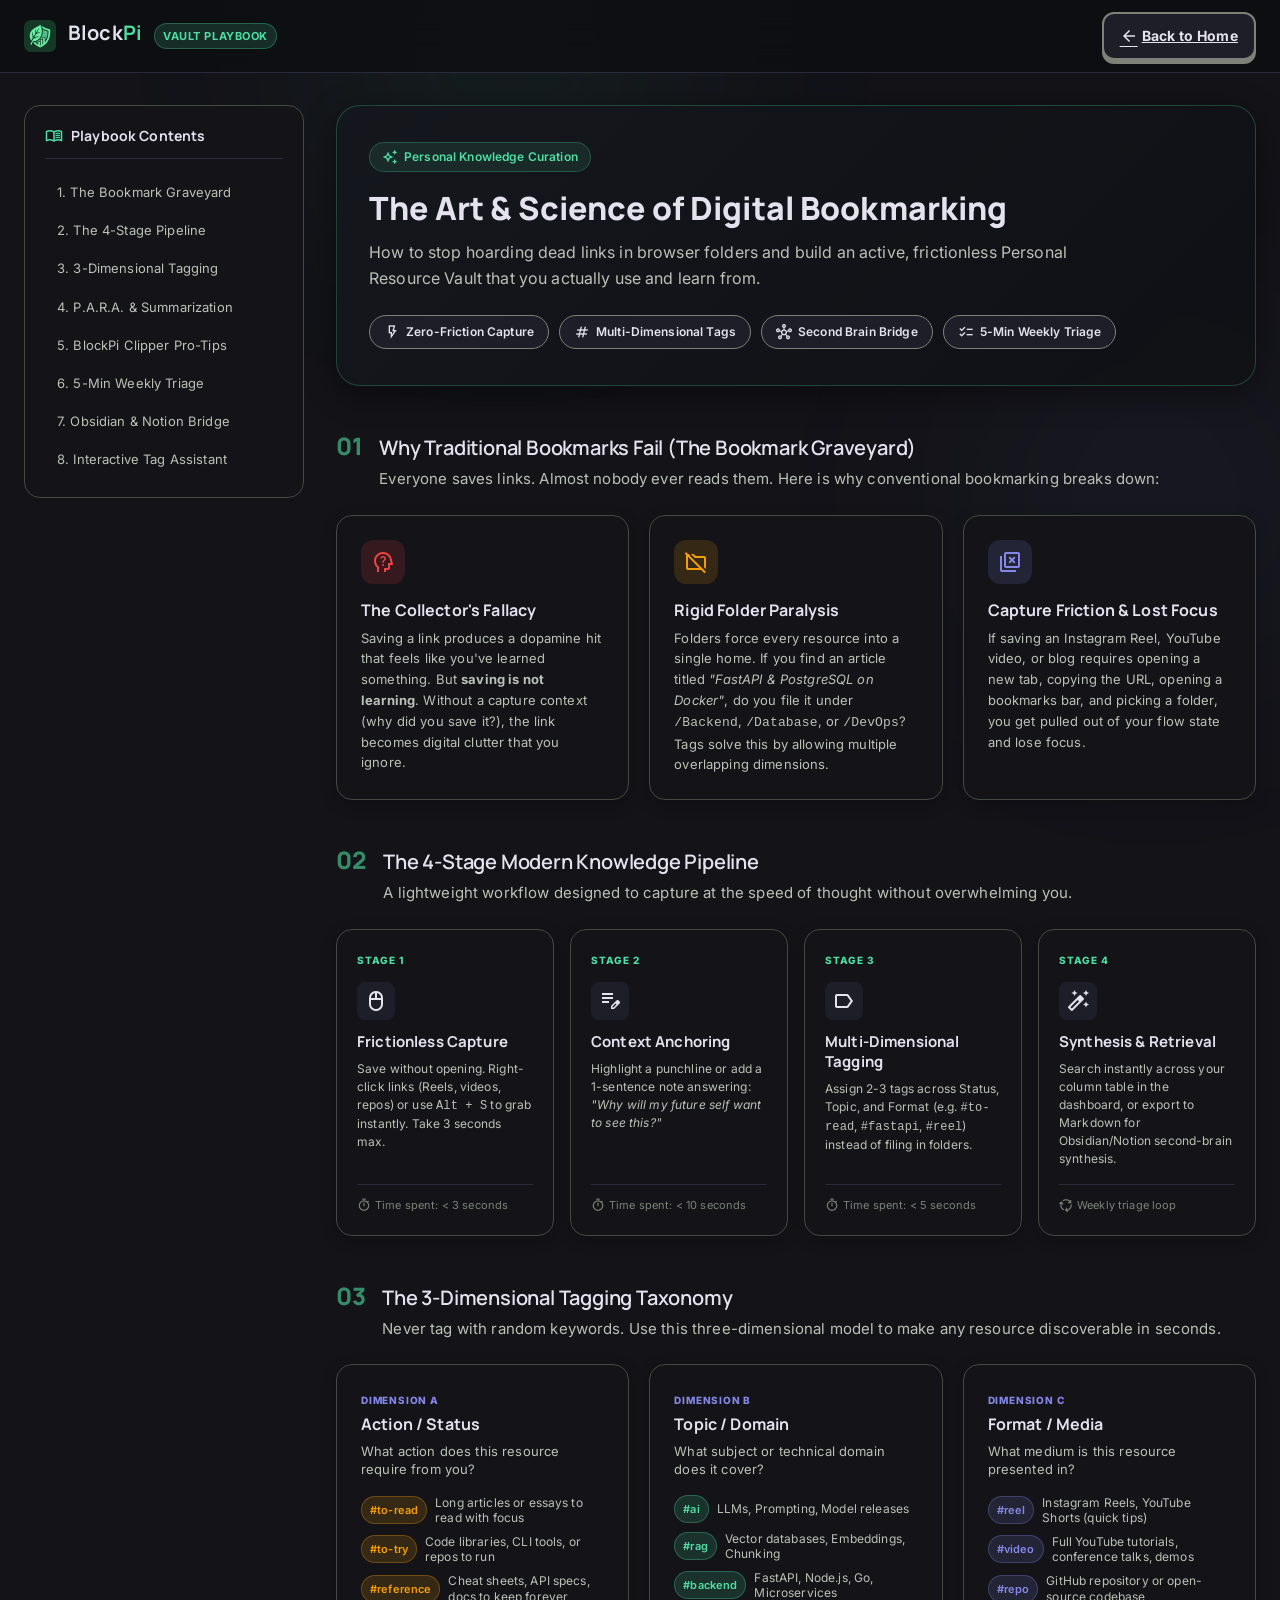
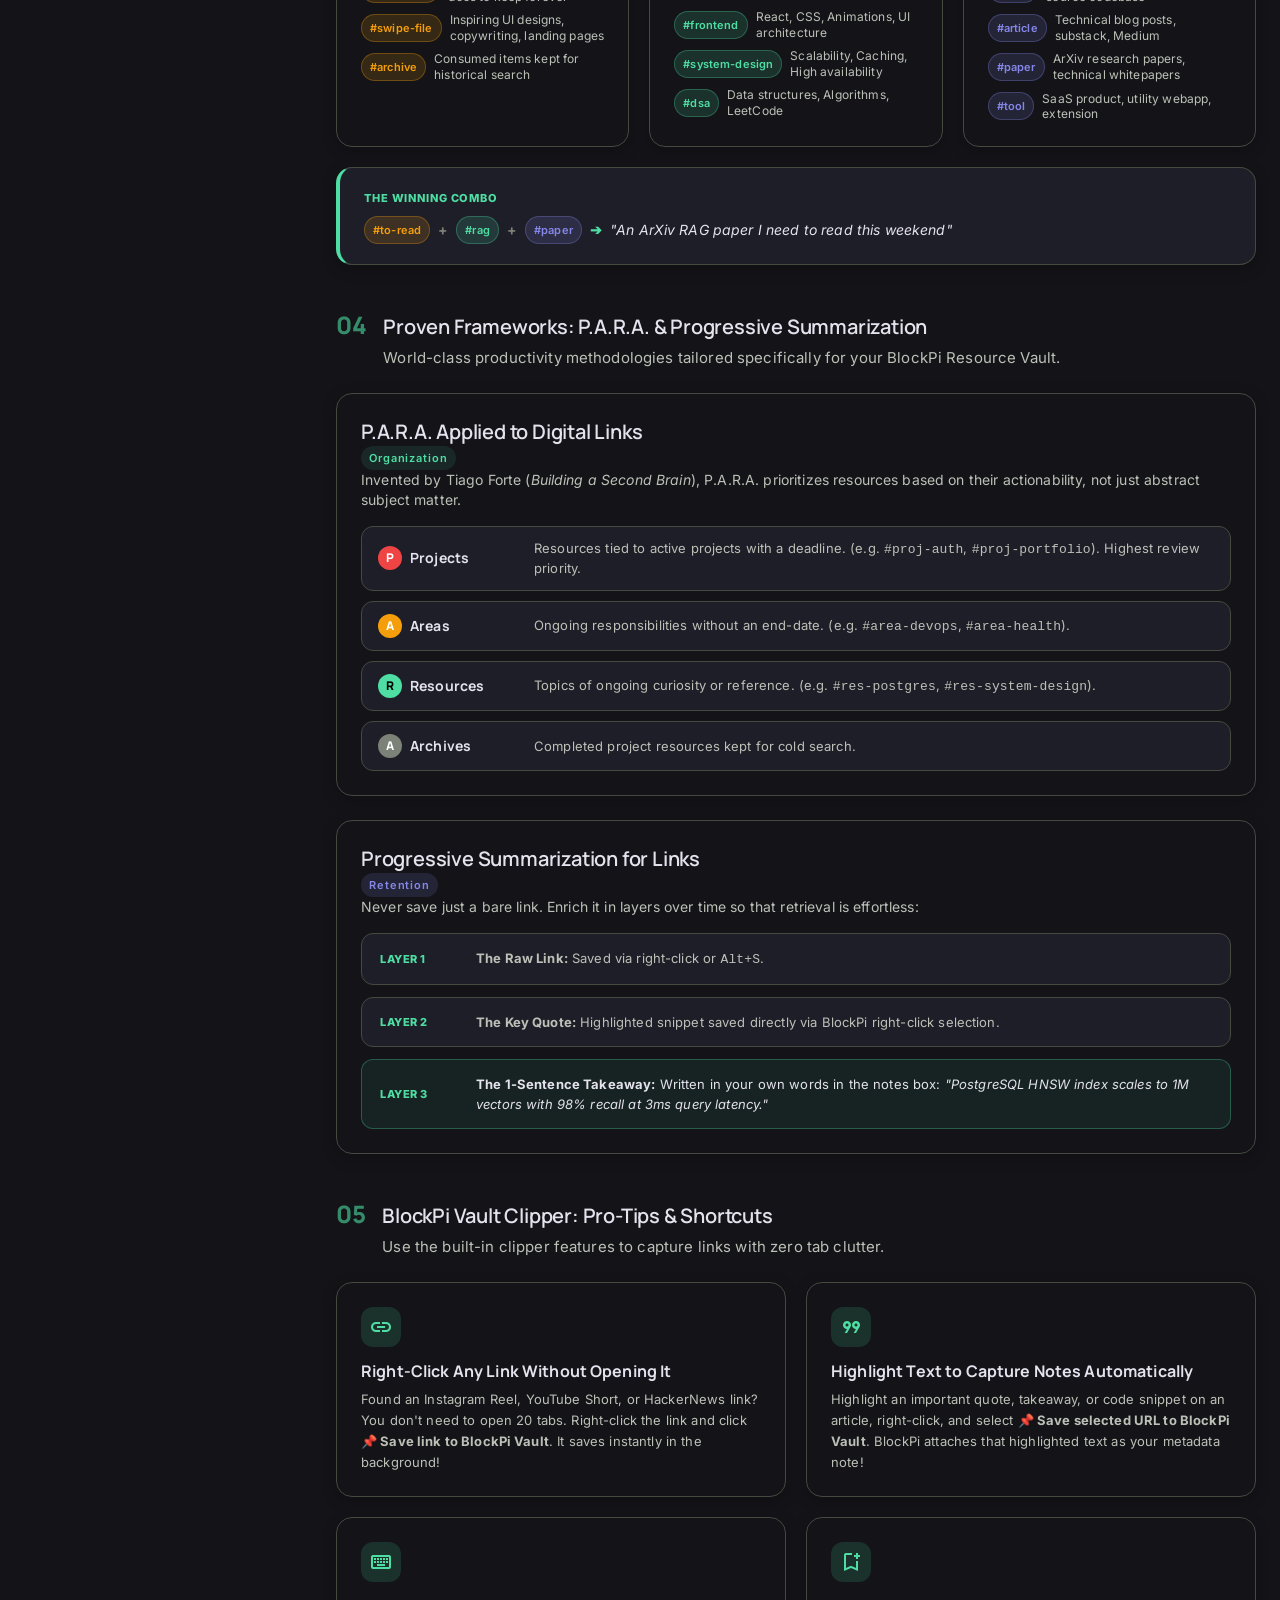
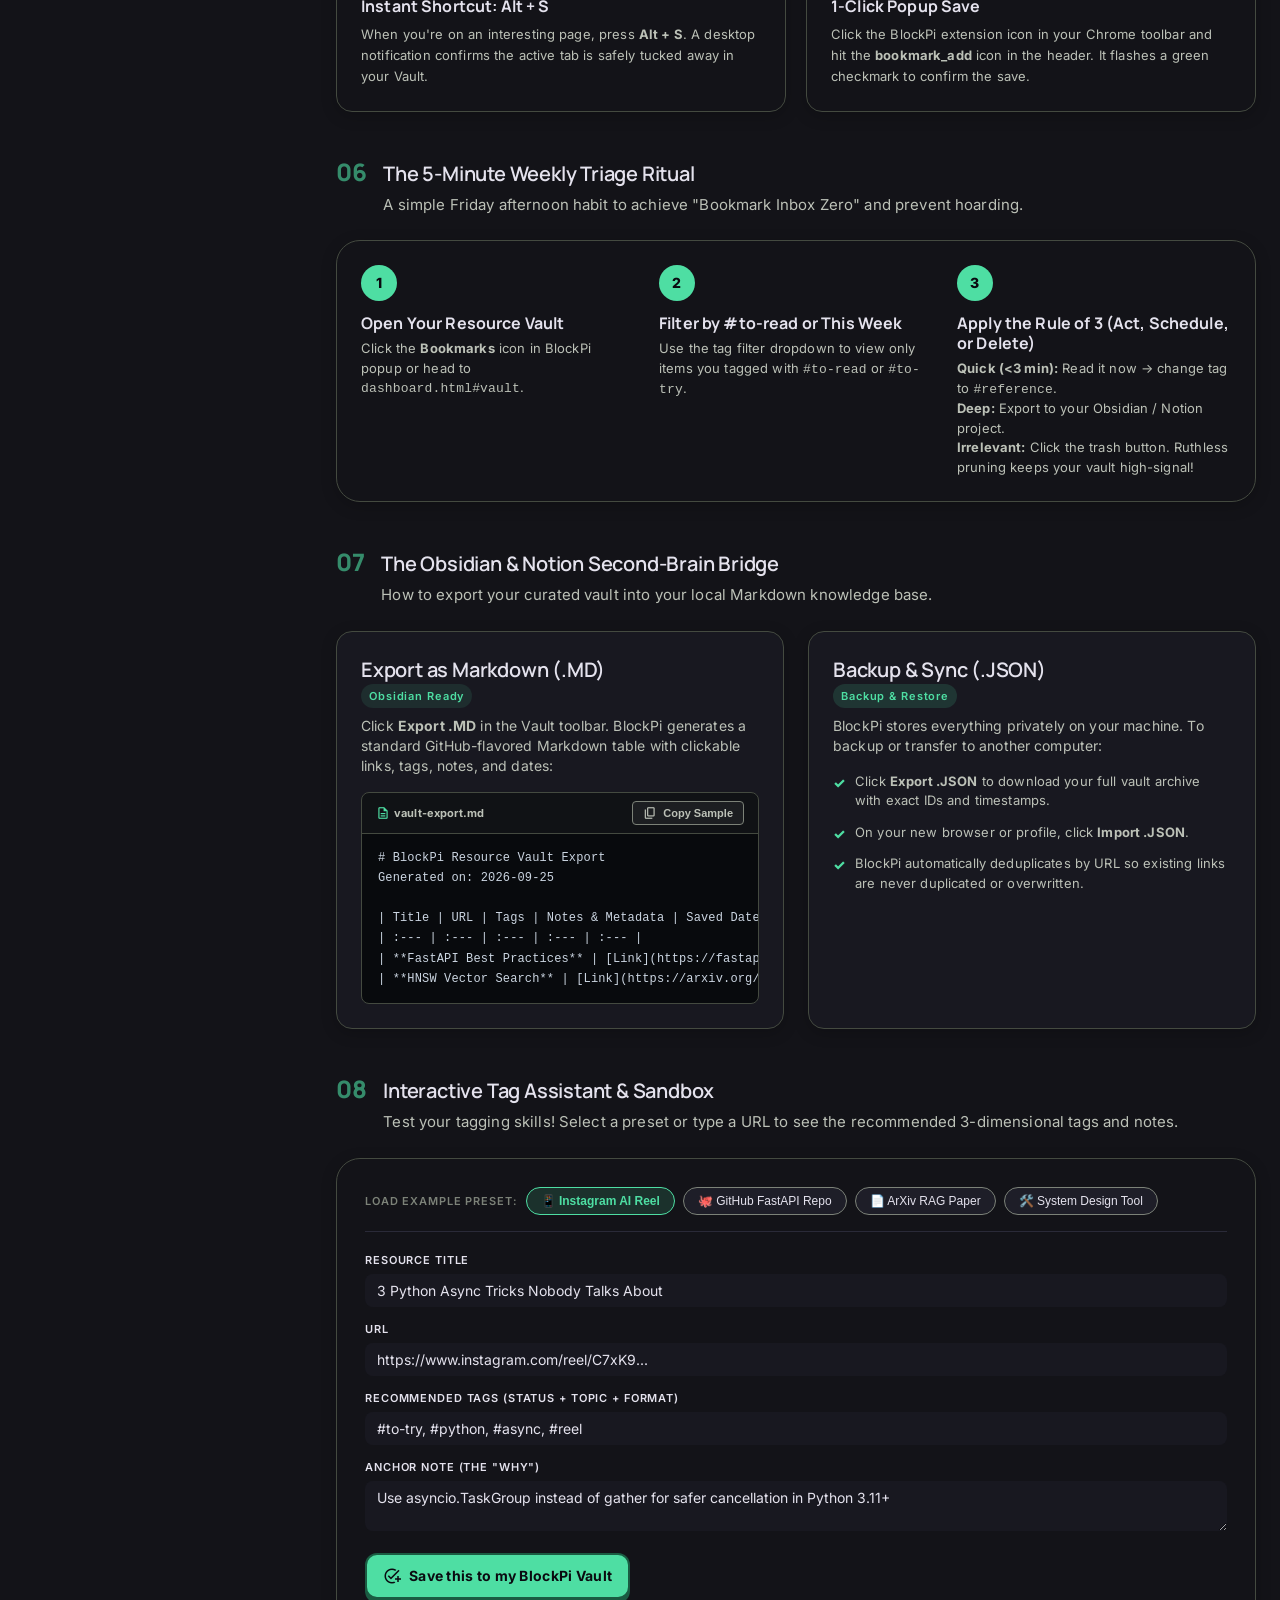
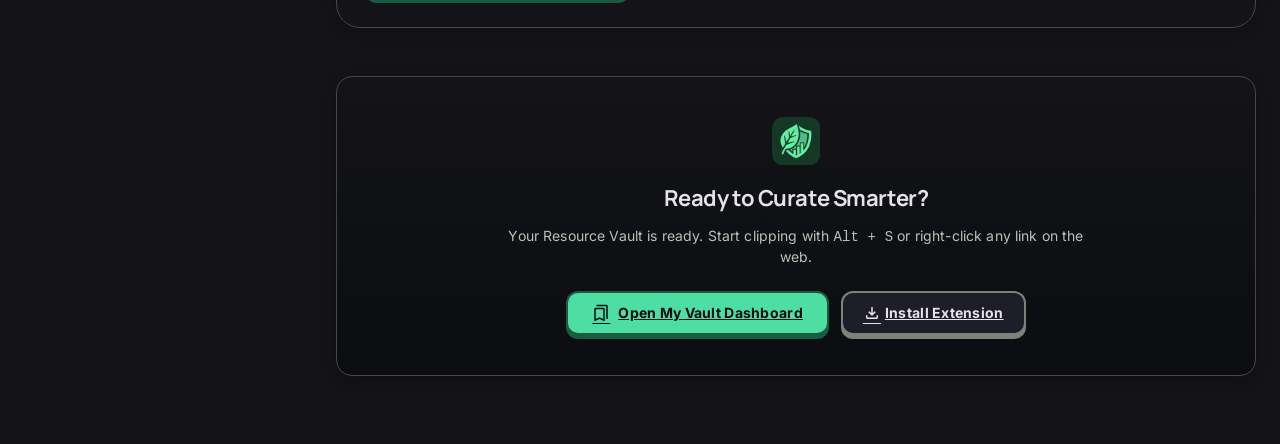
<file: playbook/index.html>
<!DOCTYPE html>
<html lang="en">
<head>
  <meta charset="utf-8" />
  <meta name="viewport" content="width=device-width, initial-scale=1.0" />
  <title>Resource Vault Playbook & Guide — BlockPi</title>
  <link rel="icon" type="image/webp" href="../assets/images/icon128.webp" />
  <link rel="preconnect" href="https://fonts.googleapis.com">
  <link rel="preconnect" href="https://fonts.gstatic.com" crossorigin>
  <link href="https://fonts.googleapis.com/css2?family=Fira+Code:wght@400;500;600&family=Inter:wght@400;500;600;700&family=Manrope:wght@600;700;800&family=Material+Symbols+Outlined:opsz,wght,FILL,GRAD@20..48,100..700,0..1,-50..200&display=swap" rel="stylesheet">
  <link rel="stylesheet" href="shared.css" />
  <link rel="stylesheet" href="guide.css" />
  <script defer src="https://cloud.umami.is/script.js" data-website-id="4c2bf85d-8e5a-41c9-9310-b9693fc7922f"></script>
</head>
<body class="guide-body">
  <div class="ambient-glow top-glow"></div>
  <div class="ambient-glow right-glow"></div>

  <!-- Header -->
  <header class="guide-header">
    <div class="guide-header-container">
      <div class="guide-brand">
        <img src="../assets/images/icon128.webp" width="32" height="32" alt="BlockPi" class="brand-icon" />
        <div>
          <span class="brand-name">Block<span style="color:var(--primary)">Pi</span></span>
          <span class="brand-badge">Vault Playbook</span>
        </div>
      </div>
      <div class="guide-header-actions">
        <a href="../index.html" class="btn-surface t-button" id="btn-back-home" data-umami-event="Playbook Back Home">
          <span class="material-symbols-outlined" style="font-size:18px;">arrow_back</span>
          Back to Home
        </a>
      </div>
    </div>
  </header>

  <!-- Main Container -->
  <div class="guide-container">
    <!-- Sidebar Navigation -->
    <aside class="guide-toc">
      <div class="toc-card">
        <div class="toc-title">
          <span class="material-symbols-outlined" style="font-size:18px; color:var(--primary);">menu_book</span>
          Playbook Contents
        </div>
        <nav class="toc-nav">
          <a href="#problem" class="toc-link active">1. The Bookmark Graveyard</a>
          <a href="#pipeline" class="toc-link">2. The 4-Stage Pipeline</a>
          <a href="#tagging-matrix" class="toc-link">3. 3-Dimensional Tagging</a>
          <a href="#frameworks" class="toc-link">4. P.A.R.A. & Summarization</a>
          <a href="#shortcuts" class="toc-link">5. BlockPi Clipper Pro-Tips</a>
          <a href="#weekly-review" class="toc-link">6. 5-Min Weekly Triage</a>
          <a href="#second-brain" class="toc-link">7. Obsidian & Notion Bridge</a>
          <a href="#sandbox" class="toc-link">8. Interactive Tag Assistant</a>
        </nav>
      </div>
    </aside>

    <!-- Main Content -->
    <main class="guide-content">

      <!-- Hero Section -->
      <section class="hero-section card card-2xl">
        <div class="hero-badge">
          <span class="material-symbols-outlined" style="font-size:16px;">auto_awesome</span>
          Personal Knowledge Curation
        </div>
        <h1 class="hero-title">The Art & Science of Digital Bookmarking</h1>
        <p class="hero-subtitle">
          How to stop hoarding dead links in browser folders and build an active, frictionless Personal Resource Vault that you actually use and learn from.
        </p>
        <div class="hero-tags">
          <span class="hero-pill"><span class="material-symbols-outlined" style="font-size:16px;">flash_on</span> Zero-Friction Capture</span>
          <span class="hero-pill"><span class="material-symbols-outlined" style="font-size:16px;">tag</span> Multi-Dimensional Tags</span>
          <span class="hero-pill"><span class="material-symbols-outlined" style="font-size:16px;">hub</span> Second Brain Bridge</span>
          <span class="hero-pill"><span class="material-symbols-outlined" style="font-size:16px;">checklist</span> 5-Min Weekly Triage</span>
        </div>
      </section>

      <!-- Section 1: The Problem -->
      <section id="problem" class="guide-section">
        <div class="section-header">
          <span class="section-num">01</span>
          <div>
            <h2 class="t-h2 section-heading">Why Traditional Bookmarks Fail (The Bookmark Graveyard)</h2>
            <p class="section-desc">Everyone saves links. Almost nobody ever reads them. Here is why conventional bookmarking breaks down:</p>
          </div>
        </div>

        <div class="problem-grid">
          <div class="problem-card card">
            <div class="problem-icon" style="background:rgba(239, 68, 68, 0.15); color:#ef4444;">
              <span class="material-symbols-outlined">psychology_alt</span>
            </div>
            <h3 class="problem-title">The Collector's Fallacy</h3>
            <p class="problem-text">
              Saving a link produces a dopamine hit that feels like you've learned something. But <strong>saving is not learning</strong>. Without a capture context (why did you save it?), the link becomes digital clutter that you ignore.
            </p>
          </div>

          <div class="problem-card card">
            <div class="problem-icon" style="background:rgba(245, 158, 11, 0.15); color:#f59e0b;">
              <span class="material-symbols-outlined">folder_off</span>
            </div>
            <h3 class="problem-title">Rigid Folder Paralysis</h3>
            <p class="problem-text">
              Folders force every resource into a single home. If you find an article titled <em>"FastAPI & PostgreSQL on Docker"</em>, do you file it under <code>/Backend</code>, <code>/Database</code>, or <code>/DevOps</code>? Tags solve this by allowing multiple overlapping dimensions.
            </p>
          </div>

          <div class="problem-card card">
            <div class="problem-icon" style="background:rgba(133, 135, 232, 0.15); color:var(--secondary);">
              <span class="material-symbols-outlined">tab_close</span>
            </div>
            <h3 class="problem-title">Capture Friction & Lost Focus</h3>
            <p class="problem-text">
              If saving an Instagram Reel, YouTube video, or blog requires opening a new tab, copying the URL, opening a bookmarks bar, and picking a folder, you get pulled out of your flow state and lose focus.
            </p>
          </div>
        </div>
      </section>

      <!-- Section 2: 4-Stage Pipeline -->
      <section id="pipeline" class="guide-section">
        <div class="section-header">
          <span class="section-num">02</span>
          <div>
            <h2 class="t-h2 section-heading">The 4-Stage Modern Knowledge Pipeline</h2>
            <p class="section-desc">A lightweight workflow designed to capture at the speed of thought without overwhelming you.</p>
          </div>
        </div>

        <div class="pipeline-steps">
          <div class="step-card card">
            <div class="step-badge">STAGE 1</div>
            <div class="step-icon"><span class="material-symbols-outlined">mouse</span></div>
            <h3 class="step-title">Frictionless Capture</h3>
            <p class="step-text">Save without opening. Right-click links (Reels, videos, repos) or use <code>Alt + S</code> to grab instantly. Take 3 seconds max.</p>
            <div class="step-subtext"><span class="material-symbols-outlined" style="font-size:14px;">timer</span> Time spent: &lt; 3 seconds</div>
          </div>

          <div class="step-card card">
            <div class="step-badge">STAGE 2</div>
            <div class="step-icon"><span class="material-symbols-outlined">edit_note</span></div>
            <h3 class="step-title">Context Anchoring</h3>
            <p class="step-text">Highlight a punchline or add a 1-sentence note answering: <em>"Why will my future self want to see this?"</em></p>
            <div class="step-subtext"><span class="material-symbols-outlined" style="font-size:14px;">timer</span> Time spent: &lt; 10 seconds</div>
          </div>

          <div class="step-card card">
            <div class="step-badge">STAGE 3</div>
            <div class="step-icon"><span class="material-symbols-outlined">label</span></div>
            <h3 class="step-title">Multi-Dimensional Tagging</h3>
            <p class="step-text">Assign 2-3 tags across Status, Topic, and Format (e.g. <code>#to-read</code>, <code>#fastapi</code>, <code>#reel</code>) instead of filing in folders.</p>
            <div class="step-subtext"><span class="material-symbols-outlined" style="font-size:14px;">timer</span> Time spent: &lt; 5 seconds</div>
          </div>

          <div class="step-card card">
            <div class="step-badge">STAGE 4</div>
            <div class="step-icon"><span class="material-symbols-outlined">auto_fix_high</span></div>
            <h3 class="step-title">Synthesis & Retrieval</h3>
            <p class="step-text">Search instantly across your column table in the dashboard, or export to Markdown for Obsidian/Notion second-brain synthesis.</p>
            <div class="step-subtext"><span class="material-symbols-outlined" style="font-size:14px;">cycle</span> Weekly triage loop</div>
          </div>
        </div>
      </section>

      <!-- Section 3: Tagging Matrix -->
      <section id="tagging-matrix" class="guide-section">
        <div class="section-header">
          <span class="section-num">03</span>
          <div>
            <h2 class="t-h2 section-heading">The 3-Dimensional Tagging Taxonomy</h2>
            <p class="section-desc">Never tag with random keywords. Use this three-dimensional model to make any resource discoverable in seconds.</p>
          </div>
        </div>

        <div class="matrix-grid">
          <div class="matrix-card card">
            <div class="matrix-header">
              <span class="matrix-dim">DIMENSION A</span>
              <h3 class="matrix-title">Action / Status</h3>
            </div>
            <p class="matrix-desc">What action does this resource require from you?</p>
            <div class="tag-list">
              <div class="tag-item"><span class="tag-pill tag-status">#to-read</span> <span class="tag-desc">Long articles or essays to read with focus</span></div>
              <div class="tag-item"><span class="tag-pill tag-status">#to-try</span> <span class="tag-desc">Code libraries, CLI tools, or repos to run</span></div>
              <div class="tag-item"><span class="tag-pill tag-status">#reference</span> <span class="tag-desc">Cheat sheets, API specs, docs to keep forever</span></div>
              <div class="tag-item"><span class="tag-pill tag-status">#swipe-file</span> <span class="tag-desc">Inspiring UI designs, copywriting, landing pages</span></div>
              <div class="tag-item"><span class="tag-pill tag-status">#archive</span> <span class="tag-desc">Consumed items kept for historical search</span></div>
            </div>
          </div>

          <div class="matrix-card card">
            <div class="matrix-header">
              <span class="matrix-dim">DIMENSION B</span>
              <h3 class="matrix-title">Topic / Domain</h3>
            </div>
            <p class="matrix-desc">What subject or technical domain does it cover?</p>
            <div class="tag-list">
              <div class="tag-item"><span class="tag-pill tag-topic">#ai</span> <span class="tag-desc">LLMs, Prompting, Model releases</span></div>
              <div class="tag-item"><span class="tag-pill tag-topic">#rag</span> <span class="tag-desc">Vector databases, Embeddings, Chunking</span></div>
              <div class="tag-item"><span class="tag-pill tag-topic">#backend</span> <span class="tag-desc">FastAPI, Node.js, Go, Microservices</span></div>
              <div class="tag-item"><span class="tag-pill tag-topic">#frontend</span> <span class="tag-desc">React, CSS, Animations, UI architecture</span></div>
              <div class="tag-item"><span class="tag-pill tag-topic">#system-design</span> <span class="tag-desc">Scalability, Caching, High availability</span></div>
              <div class="tag-item"><span class="tag-pill tag-topic">#dsa</span> <span class="tag-desc">Data structures, Algorithms, LeetCode</span></div>
            </div>
          </div>

          <div class="matrix-card card">
            <div class="matrix-header">
              <span class="matrix-dim">DIMENSION C</span>
              <h3 class="matrix-title">Format / Media</h3>
            </div>
            <p class="matrix-desc">What medium is this resource presented in?</p>
            <div class="tag-list">
              <div class="tag-item"><span class="tag-pill tag-format">#reel</span> <span class="tag-desc">Instagram Reels, YouTube Shorts (quick tips)</span></div>
              <div class="tag-item"><span class="tag-pill tag-format">#video</span> <span class="tag-desc">Full YouTube tutorials, conference talks, demos</span></div>
              <div class="tag-item"><span class="tag-pill tag-format">#repo</span> <span class="tag-desc">GitHub repository or open-source codebase</span></div>
              <div class="tag-item"><span class="tag-pill tag-format">#article</span> <span class="tag-desc">Technical blog posts, substack, Medium</span></div>
              <div class="tag-item"><span class="tag-pill tag-format">#paper</span> <span class="tag-desc">ArXiv research papers, technical whitepapers</span></div>
              <div class="tag-item"><span class="tag-pill tag-format">#tool</span> <span class="tag-desc">SaaS product, utility webapp, extension</span></div>
            </div>
          </div>
        </div>

        <div class="formula-box card">
          <div class="formula-label">THE WINNING COMBO</div>
          <div class="formula-eq">
            <span class="tag-pill tag-status">#to-read</span>
            <span class="formula-op">+</span>
            <span class="tag-pill tag-topic">#rag</span>
            <span class="formula-op">+</span>
            <span class="tag-pill tag-format">#paper</span>
            <span class="formula-arrow">➔</span>
            <span class="formula-result">"An ArXiv RAG paper I need to read this weekend"</span>
          </div>
        </div>
      </section>

      <!-- Section 4: Frameworks -->
      <section id="frameworks" class="guide-section">
        <div class="section-header">
          <span class="section-num">04</span>
          <div>
            <h2 class="t-h2 section-heading">Proven Frameworks: P.A.R.A. & Progressive Summarization</h2>
            <p class="section-desc">World-class productivity methodologies tailored specifically for your BlockPi Resource Vault.</p>
          </div>
        </div>

        <div class="framework-cards">
          <div class="framework-card card">
            <div class="card-title-row">
              <h3 class="t-h2">P.A.R.A. Applied to Digital Links</h3>
              <span class="badge badge-primary">Organization</span>
            </div>
            <p class="t-body-md" style="color:var(--on-surface-variant); margin-bottom:var(--sp-md);">
              Invented by Tiago Forte (<em>Building a Second Brain</em>), P.A.R.A. prioritizes resources based on their actionability, not just abstract subject matter.
            </p>
            <div class="para-table">
              <div class="para-row">
                <div class="para-col-key"><span class="para-badge p">P</span> Projects</div>
                <div class="para-col-val">Resources tied to active projects with a deadline. (e.g. <code>#proj-auth</code>, <code>#proj-portfolio</code>). Highest review priority.</div>
              </div>
              <div class="para-row">
                <div class="para-col-key"><span class="para-badge a">A</span> Areas</div>
                <div class="para-col-val">Ongoing responsibilities without an end-date. (e.g. <code>#area-devops</code>, <code>#area-health</code>).</div>
              </div>
              <div class="para-row">
                <div class="para-col-key"><span class="para-badge r">R</span> Resources</div>
                <div class="para-col-val">Topics of ongoing curiosity or reference. (e.g. <code>#res-postgres</code>, <code>#res-system-design</code>).</div>
              </div>
              <div class="para-row">
                <div class="para-col-key"><span class="para-badge ar">A</span> Archives</div>
                <div class="para-col-val">Completed project resources kept for cold search.</div>
              </div>
            </div>
          </div>

          <div class="framework-card card">
            <div class="card-title-row">
              <h3 class="t-h2">Progressive Summarization for Links</h3>
              <span class="badge" style="background:rgba(133,135,232,0.15); color:var(--secondary);">Retention</span>
            </div>
            <p class="t-body-md" style="color:var(--on-surface-variant); margin-bottom:var(--sp-md);">
              Never save just a bare link. Enrich it in layers over time so that retrieval is effortless:
            </p>
            <div class="summary-layers">
              <div class="summary-layer">
                <span class="layer-num">Layer 1</span>
                <div>
                  <strong>The Raw Link:</strong> Saved via right-click or <code>Alt+S</code>.
                </div>
              </div>
              <div class="summary-layer">
                <span class="layer-num">Layer 2</span>
                <div>
                  <strong>The Key Quote:</strong> Highlighted snippet saved directly via BlockPi right-click selection.
                </div>
              </div>
              <div class="summary-layer highlight">
                <span class="layer-num">Layer 3</span>
                <div>
                  <strong>The 1-Sentence Takeaway:</strong> Written in your own words in the notes box: <em>"PostgreSQL HNSW index scales to 1M vectors with 98% recall at 3ms query latency."</em>
                </div>
              </div>
            </div>
          </div>
        </div>
      </section>

      <!-- Section 5: Clipper Pro-Tips -->
      <section id="shortcuts" class="guide-section">
        <div class="section-header">
          <span class="section-num">05</span>
          <div>
            <h2 class="t-h2 section-heading">BlockPi Vault Clipper: Pro-Tips & Shortcuts</h2>
            <p class="section-desc">Use the built-in clipper features to capture links with zero tab clutter.</p>
          </div>
        </div>

        <div class="tips-grid">
          <div class="tip-card card">
            <div class="tip-icon"><span class="material-symbols-outlined">link</span></div>
            <h3 class="tip-title">Right-Click Any Link Without Opening It</h3>
            <p class="tip-body">
              Found an Instagram Reel, YouTube Short, or HackerNews link? You don't need to open 20 tabs. Right-click the link and click <strong>📌 Save link to BlockPi Vault</strong>. It saves instantly in the background!
            </p>
          </div>

          <div class="tip-card card">
            <div class="tip-icon"><span class="material-symbols-outlined">format_quote</span></div>
            <h3 class="tip-title">Highlight Text to Capture Notes Automatically</h3>
            <p class="tip-body">
              Highlight an important quote, takeaway, or code snippet on an article, right-click, and select <strong>📌 Save selected URL to BlockPi Vault</strong>. BlockPi attaches that highlighted text as your metadata note!
            </p>
          </div>

          <div class="tip-card card">
            <div class="tip-icon"><span class="material-symbols-outlined">keyboard</span></div>
            <h3 class="tip-title">Instant Shortcut: Alt + S</h3>
            <p class="tip-body">
              When you're on an interesting page, press <strong>Alt + S</strong>. A desktop notification confirms the active tab is safely tucked away in your Vault.
            </p>
          </div>

          <div class="tip-card card">
            <div class="tip-icon"><span class="material-symbols-outlined">bookmark_add</span></div>
            <h3 class="tip-title">1-Click Popup Save</h3>
            <p class="tip-body">
              Click the BlockPi extension icon in your Chrome toolbar and hit the <strong>bookmark_add</strong> icon in the header. It flashes a green checkmark to confirm the save.
            </p>
          </div>
        </div>
      </section>

      <!-- Section 6: Weekly Review -->
      <section id="weekly-review" class="guide-section">
        <div class="section-header">
          <span class="section-num">06</span>
          <div>
            <h2 class="t-h2 section-heading">The 5-Minute Weekly Triage Ritual</h2>
            <p class="section-desc">A simple Friday afternoon habit to achieve "Bookmark Inbox Zero" and prevent hoarding.</p>
          </div>
        </div>

        <div class="review-card card card-2xl">
          <div class="review-steps">
            <div class="review-step">
              <div class="step-circle">1</div>
              <div class="review-text">
                <h4>Open Your Resource Vault</h4>
                <p>Click the <strong>Bookmarks</strong> icon in BlockPi popup or head to <code>dashboard.html#vault</code>.</p>
              </div>
            </div>
            <div class="review-step">
              <div class="step-circle">2</div>
              <div class="review-text">
                <h4>Filter by #to-read or This Week</h4>
                <p>Use the tag filter dropdown to view only items you tagged with <code>#to-read</code> or <code>#to-try</code>.</p>
              </div>
            </div>
            <div class="review-step">
              <div class="step-circle">3</div>
              <div class="review-text">
                <h4>Apply the Rule of 3 (Act, Schedule, or Delete)</h4>
                <p>
                  <strong>Quick (&lt;3 min):</strong> Read it now → change tag to <code>#reference</code>.<br/>
                  <strong>Deep:</strong> Export to your Obsidian / Notion project.<br/>
                  <strong>Irrelevant:</strong> Click the trash button. Ruthless pruning keeps your vault high-signal!
                </p>
              </div>
            </div>
          </div>
        </div>
      </section>

      <!-- Section 7: Second Brain -->
      <section id="second-brain" class="guide-section">
        <div class="section-header">
          <span class="section-num">07</span>
          <div>
            <h2 class="t-h2 section-heading">The Obsidian & Notion Second-Brain Bridge</h2>
            <p class="section-desc">How to export your curated vault into your local Markdown knowledge base.</p>
          </div>
        </div>

        <div class="second-brain-grid">
          <div class="brain-card card">
            <div class="card-title-row">
              <h3 class="t-h2">Export as Markdown (.MD)</h3>
              <span class="badge badge-primary">Obsidian Ready</span>
            </div>
            <p class="t-body-md" style="color:var(--on-surface-variant); margin-top:var(--sp-xs);">
              Click <strong>Export .MD</strong> in the Vault toolbar. BlockPi generates a standard GitHub-flavored Markdown table with clickable links, tags, notes, and dates:
            </p>
            <div class="code-block-wrapper">
              <div class="code-block-header">
                <span class="code-lang">
                  <span class="material-symbols-outlined" style="font-size:14px; color:var(--primary); vertical-align:middle; margin-right:4px;">description</span>
                  vault-export.md
                </span>
                <button id="btn-copy-md-sample" class="btn-copy-code" title="Copy sample markdown to clipboard">
                  <span class="material-symbols-outlined icon-copy" style="font-size:14px;">content_copy</span>
                  <span class="btn-copy-text">Copy Sample</span>
                </button>
              </div>
              <pre class="code-block"><code id="sample-md-code"># BlockPi Resource Vault Export
Generated on: 2026-09-25

| Title | URL | Tags | Notes & Metadata | Saved Date |
| :--- | :--- | :--- | :--- | :--- |
| **FastAPI Best Practices** | [Link](https://fastapi.tiangolo.com) | &#96;#backend&#96; &#96;#fastapi&#96; | Use async db sessions | 2026-09-25 |
| **HNSW Vector Search** | [Link](https://arxiv.org/abs/...) | &#96;#ai&#96; &#96;#rag&#96; &#96;#paper&#96; | Sub-5ms recall | 2026-09-25 |</code></pre>
            </div>
          </div>

          <div class="brain-card card">
            <div class="card-title-row">
              <h3 class="t-h2">Backup & Sync (.JSON)</h3>
              <span class="badge" style="background:rgba(78,222,163,0.15); color:var(--primary);">Backup & Restore</span>
            </div>
            <p class="t-body-md" style="color:var(--on-surface-variant); margin-top:var(--sp-xs);">
              BlockPi stores everything privately on your machine. To backup or transfer to another computer:
            </p>
            <ul class="guide-checklist">
              <li>Click <strong>Export .JSON</strong> to download your full vault archive with exact IDs and timestamps.</li>
              <li>On your new browser or profile, click <strong>Import .JSON</strong>.</li>
              <li>BlockPi automatically deduplicates by URL so existing links are never duplicated or overwritten.</li>
            </ul>
          </div>
        </div>
      </section>

      <!-- Section 8: Interactive Sandbox -->
      <section id="sandbox" class="guide-section">
        <div class="section-header">
          <span class="section-num">08</span>
          <div>
            <h2 class="t-h2 section-heading">Interactive Tag Assistant & Sandbox</h2>
            <p class="section-desc">Test your tagging skills! Select a preset or type a URL to see the recommended 3-dimensional tags and notes.</p>
          </div>
        </div>

        <div class="sandbox-card card card-2xl">
          <div class="sandbox-presets">
            <span class="t-label" style="color:var(--outline);">Load Example Preset:</span>
            <button class="btn-preset active" data-preset="reel">📱 Instagram AI Reel</button>
            <button class="btn-preset" data-preset="repo">🐙 GitHub FastAPI Repo</button>
            <button class="btn-preset" data-preset="paper">📄 ArXiv RAG Paper</button>
            <button class="btn-preset" data-preset="tool">🛠️ System Design Tool</button>
          </div>

          <div class="sandbox-form">
            <div class="sandbox-field">
              <label class="t-label">Resource Title</label>
              <input type="text" id="sb-title" class="input" value="3 Python Async Tricks Nobody Talks About" />
            </div>
            <div class="sandbox-field">
              <label class="t-label">URL</label>
              <input type="text" id="sb-url" class="input" value="https://www.instagram.com/reel/C7xK9..." />
            </div>
            <div class="sandbox-field">
              <label class="t-label">Recommended Tags (Status + Topic + Format)</label>
              <input type="text" id="sb-tags" class="input" value="#to-try, #python, #async, #reel" />
            </div>
            <div class="sandbox-field">
              <label class="t-label">Anchor Note (The "Why")</label>
              <textarea id="sb-notes" class="input" rows="2">Use asyncio.TaskGroup instead of gather for safer cancellation in Python 3.11+</textarea>
            </div>
            <div class="sandbox-actions">
              <button id="btn-sandbox-save" class="btn-primary" data-umami-event="Playbook Sandbox Save">
                <span class="material-symbols-outlined" style="font-size:18px;">add_task</span>
                Save this to my BlockPi Vault
              </button>
              <span id="sandbox-feedback" class="t-label" style="color:var(--primary); display:none;">
                ✓ Added to your Vault!
              </span>
            </div>
          </div>
        </div>
      </section>

      <!-- Footer CTA -->
      <footer class="guide-footer card">
        <div style="text-align:center; max-width:600px; margin:0 auto;">
          <img src="../assets/images/icon128.webp" width="48" height="48" alt="BlockPi" style="margin-bottom:var(--sp-sm)" />
          <h2 class="t-h1" style="color:var(--on-surface); font-size:22px;">Ready to Curate Smarter?</h2>
          <p class="t-body-md" style="color:var(--on-surface-variant); margin:var(--sp-sm) 0 var(--sp-lg);">
            Your Resource Vault is ready. Start clipping with <code>Alt + S</code> or right-click any link on the web.
          </p>
          <div style="display:flex; justify-content:center; align-items:center; gap:12px; flex-wrap:wrap;">
            <a href="../index.html#vault" id="btn-open-vault" class="btn-primary" style="padding:10px 24px;" data-umami-event="Playbook Open Vault Click">
              <span class="material-symbols-outlined" style="font-size:18px;">bookmarks</span>
              Open My Vault Dashboard
            </a>
            <a href="../index.html#install" class="btn-surface" style="padding:10px 20px;" data-umami-event="Playbook Install Click">
              <span class="material-symbols-outlined" style="font-size:18px;">download</span>
              Install Extension
            </a>
          </div>
          <div id="vault-access-hint" style="display:none; margin-top:20px; padding:16px 20px; background:rgba(16,185,129,0.08); border:1px solid rgba(16,185,129,0.25); border-radius:12px; text-align:left; max-width:520px; margin-left:auto; margin-right:auto;">
            <div style="display:flex; align-items:center; gap:8px; margin-bottom:8px; font-weight:600; color:var(--primary); font-size:14px;">
              <span class="material-symbols-outlined" style="font-size:20px;">lightbulb</span>
              <span>How to open your Vault in Chrome</span>
            </div>
            <p style="font-size:13px; color:var(--on-surface-variant); margin:0 0 8px 0; line-height:1.5;">
              BlockPi is a 100% private, local Chrome Extension. You can access your Vault anytime:
            </p>
            <ul style="font-size:13px; color:var(--on-surface); margin:0 0 10px 0; padding-left:20px; line-height:1.6;">
              <li>Click the <strong>BlockPi icon</strong> in your browser toolbar &rarr; select <strong>Vault Dashboard</strong>.</li>
              <li>Or press <kbd style="background:var(--surface-variant); padding:2px 6px; border-radius:4px; font-family:var(--font-mono); font-size:12px;">Alt + S</kbd> on any page to clip links directly.</li>
            </ul>
            <p style="font-size:12px; color:var(--on-surface-variant); margin:0;">
              Don't have BlockPi installed yet? Click <a href="../index.html#install" style="color:var(--primary); text-decoration:underline;" data-umami-event="Playbook Install Hint Click">Install Extension</a> to get started in 30 seconds.
            </p>
          </div>
        </div>
      </footer>

    </main>
  </div>

  <script src="guide.js" type="module"></script>
</body>
</html>
</file>
<file: playbook/shared.css>
/* ════════════════════════════════════════════════════
   BlockPi — Shared Design System (Stitch Dark Theme)
   Serene Productivity · Sage Green + Indigo · Dark Mode
   ════════════════════════════════════════════════════ */

/* Fonts loaded via Google Fonts CDN in HTML head */

.material-symbols-outlined {
  font-family: 'Material Symbols Outlined';
  font-weight: normal;
  font-style: normal;
  font-size: 24px;
  line-height: 1;
  letter-spacing: normal;
  text-transform: none;
  display: inline-block;
  white-space: nowrap;
  word-wrap: normal;
  direction: ltr;
}

/* ── Color Tokens ─────────────────────────────────── */
:root {
  /* Surfaces (dark) */
  --background: #0e0e14;
  --surface: #131318;
  --surface-dim: #0e0e14;
  --surface-bright: #2a2a38;
  --surface-container-lowest: #131318;
  --surface-container-low: #181820;
  --surface-container: #1e1e28;
  --surface-container-high: #252530;
  --surface-container-highest: #303040;
  --surface-variant: #2a2a38;

  /* On-Surface (text on dark) */
  --on-surface: #e4e2ed;
  --on-surface-variant: #bcc1b7;
  --on-background: #e4e2ed;
  --inverse-surface: #e4e2ed;
  --inverse-on-surface: #1a1b22;

  /* Primary — Mint Emerald */
  --primary: #4EDEA3;
  --on-primary: #ffffff;
  --primary-container: #1a5c42;
  --on-primary-container: #b8f5dc;
  --primary-fixed: #d4f7e8;
  --primary-fixed-dim: #4EDEA3;
  --on-primary-fixed: #d4f7e8;
  --on-primary-fixed-variant: #1a5c42;
  --inverse-primary: #145238;
  --surface-tint: #3ab88a;

  /* Secondary — Indigo */
  --secondary: #8587e8;
  --on-secondary: #ffffff;
  --secondary-container: #3a3d9e;
  --on-secondary-container: #c0c1ff;
  --secondary-fixed: #2a2a6e;
  --secondary-fixed-dim: #8587e8;

  /* Tertiary — Rose */
  --tertiary: #d88aa8;
  --on-tertiary: #ffffff;
  --tertiary-container: #815166;
  --on-tertiary-container: #ffcde0;

  /* Error */
  --error: #ffb4ab;
  --on-error: #ffffff;
  --error-container: #93000a;
  --on-error-container: #ffdad6;

  /* Outline */
  --outline: #7c8278;
  --outline-variant: #444a40;

  /* Status */
  --status-good: #4EDEA3;
  --status-warn: #f59e0b;
  --status-danger: #ffb4ab;

  /* Spacing (4px baseline) */
  --sp-base: 4px;
  --sp-xs: 8px;
  --sp-sm: 12px;
  --sp-md: 16px;
  --sp-lg: 24px;
  --sp-xl: 32px;
  --sp-container: 20px;
  --sp-card: 16px;

  /* Radius */
  --r-sm: 4px;
  --r-md: 8px;
  --r-lg: 12px;
  --r-xl: 16px;
  --r-2xl: 24px;
  --r-full: 9999px;

  /* Shadows (deep for dark) */
  --shadow-sm: 0 2px 8px rgba(0, 0, 0, 0.15);
  --shadow-md: 0 4px 16px rgba(0, 0, 0, 0.2);
  --shadow-lg: 0 8px 32px rgba(0, 0, 0, 0.3);
  --shadow-xl: 0 16px 48px rgba(0, 0, 0, 0.4);
  --shadow-accent: 0 4px 16px rgba(78, 222, 163, 0.25);

  /* Transitions */
  --ease-out: cubic-bezier(0.16, 1, 0.3, 1);
  --t-fast: 0.15s ease;
  --t-normal: 0.2s ease;
  --t-spring: 0.5s cubic-bezier(0.16, 1, 0.3, 1);
}

/* ── Global Reset ─────────────────────────────────── */
*,
*::before,
*::after {
  margin: 0;
  padding: 0;
  box-sizing: border-box;
}

body {
  font-family: 'Inter', -apple-system, BlinkMacSystemFont, 'Segoe UI', sans-serif;
  font-size: 14px;
  line-height: 20px;
  letter-spacing: 0.01em;
  color: var(--on-background);
  background: var(--background);
  -webkit-font-smoothing: antialiased;
  -moz-osx-font-smoothing: grayscale;
}

/* ── Typography ───────────────────────────────────── */
.t-h1 {
  font-family: 'Manrope', sans-serif;
  font-size: 24px;
  line-height: 32px;
  font-weight: 700;
  letter-spacing: -0.02em;
}

.t-h2 {
  font-family: 'Manrope', sans-serif;
  font-size: 20px;
  line-height: 28px;
  font-weight: 600;
  letter-spacing: -0.01em;
}

.t-body-lg {
  font-family: 'Inter', sans-serif;
  font-size: 16px;
  line-height: 24px;
  letter-spacing: 0.01em;
}

.t-body-md {
  font-family: 'Inter', sans-serif;
  font-size: 14px;
  line-height: 20px;
  letter-spacing: 0.01em;
}

.t-label {
  font-family: 'Inter', sans-serif;
  font-size: 11px;
  line-height: 16px;
  font-weight: 600;
  letter-spacing: 0.08em;
  text-transform: uppercase;
}

.t-button {
  font-family: 'Inter', sans-serif;
  font-size: 14px;
  line-height: 20px;
  font-weight: 500;
  letter-spacing: 0.02em;
}

/* ── Material Symbols extras ─────────────────────── */
.material-symbols-outlined {
  font-variation-settings: 'FILL' 0, 'wght' 400, 'GRAD' 0, 'opsz' 24;
  vertical-align: middle;
}

.material-symbols-outlined.fill {
  font-variation-settings: 'FILL' 1, 'wght' 400, 'GRAD' 0, 'opsz' 24;
}

/* ── Card ─────────────────────────────────────────── */
.card {
  background: var(--surface-container-lowest);
  border: 1px solid var(--outline-variant);
  border-radius: var(--r-xl);
  padding: var(--sp-lg);
  box-shadow: var(--shadow-md);
}

.card-2xl {
  border-radius: var(--r-2xl);
}

/* ── Buttons ──────────────────────────────────────── */
.btn-primary {
  display: inline-flex;
  align-items: center;
  justify-content: center;
  gap: var(--sp-xs);
  background: var(--primary);
  color: #0a0a10;
  font-family: 'Inter', sans-serif;
  font-size: 14px;
  font-weight: 700;
  letter-spacing: 0.02em;
  padding: var(--sp-sm) var(--sp-md);
  border-radius: var(--r-lg);
  border: 2px solid var(--primary-container);
  cursor: pointer;
  transition: all 0.2s ease;
  box-shadow: 0px 4px 0px 0px var(--primary-container);
}

.btn-primary:hover {
  background: var(--primary-fixed-dim);
  transform: translateY(2px);
  box-shadow: 0px 2px 0px 0px var(--primary-container);
}

.btn-ghost {
  display: inline-flex;
  align-items: center;
  justify-content: center;
  gap: var(--sp-xs);
  background: var(--surface-container-lowest);
  color: var(--secondary);
  font-family: 'Inter', sans-serif;
  font-size: 14px;
  font-weight: 700;
  letter-spacing: 0.02em;
  padding: var(--sp-sm) var(--sp-md);
  border-radius: var(--r-lg);
  border: 2px solid var(--secondary);
  cursor: pointer;
  transition: all 0.2s ease;
  box-shadow: 0px 4px 0px 0px var(--secondary);
}

.btn-ghost:hover {
  background: rgba(133, 135, 232, 0.08);
  transform: translateY(2px);
  box-shadow: 0px 2px 0px 0px var(--secondary);
}

.btn-surface {
  display: inline-flex;
  align-items: center;
  justify-content: center;
  gap: var(--sp-base);
  background: var(--surface-container);
  color: var(--on-surface);
  font-family: 'Inter', sans-serif;
  font-size: 14px;
  font-weight: 700;
  letter-spacing: 0.02em;
  padding: var(--sp-sm) var(--sp-md);
  border-radius: var(--r-lg);
  border: 2px solid var(--outline);
  cursor: pointer;
  transition: all 0.2s ease;
  box-shadow: 0px 4px 0px 0px var(--outline);
}

.btn-surface:hover {
  background: var(--surface-container-high);
  transform: translateY(2px);
  box-shadow: 0px 2px 0px 0px var(--outline);
}

.btn-danger-outline {
  display: inline-flex;
  align-items: center;
  gap: var(--sp-base);
  background: var(--surface-container-lowest);
  color: var(--error);
  font-family: 'Inter', sans-serif;
  font-size: 14px;
  font-weight: 700;
  padding: var(--sp-sm) var(--sp-md);
  border-radius: var(--r-lg);
  border: 2px solid var(--error);
  cursor: pointer;
  transition: all 0.2s ease;
  box-shadow: 0px 4px 0px 0px var(--error);
}

.btn-danger-outline:hover {
  background: rgba(147, 0, 10, 0.15);
  transform: translateY(2px);
  box-shadow: 0px 2px 0px 0px var(--error);
}

.btn-icon {
  width: 32px;
  height: 32px;
  border-radius: var(--r-full);
  display: flex;
  align-items: center;
  justify-content: center;
  background: none;
  border: none;
  color: var(--on-surface-variant);
  cursor: pointer;
  transition: var(--t-normal);
}

.btn-icon:hover {
  background: var(--surface-container);
  color: var(--primary);
}

.btn-icon-sm {
  padding: var(--sp-xs);
  border-radius: var(--r-md);
  display: flex;
  align-items: center;
  justify-content: center;
  background: none;
  border: none;
  color: var(--outline);
  cursor: pointer;
  transition: var(--t-normal);
}

.btn-icon-sm:hover {
  color: var(--primary);
  background: var(--surface-container);
}

.btn-icon-sm.danger:hover {
  color: var(--error);
  background: rgba(147, 0, 10, 0.15);
}

/* ── Toggle Switch ────────────────────────────────── */
.toggle {
  position: relative;
  width: 48px;
  height: 24px;
  cursor: pointer;
  flex-shrink: 0;
}

.toggle input {
  opacity: 0;
  width: 0;
  height: 0;
  position: absolute;
}

.toggle-track {
  position: absolute;
  inset: 0;
  background: var(--surface-container-high);
  border-radius: var(--r-full);
  transition: background 0.2s ease;
  display: flex;
  align-items: center;
  padding: 0 2px;
}

.toggle-thumb {
  width: 20px;
  height: 20px;
  border-radius: var(--r-full);
  background: var(--outline);
  box-shadow: 0 1px 3px rgba(0, 0, 0, 0.3);
  transition: transform 0.2s ease, background 0.2s ease;
}

.toggle input:checked+.toggle-track {
  background: var(--primary);
}

.toggle input:checked+.toggle-track .toggle-thumb {
  transform: translateX(24px);
  background: var(--surface);
}

/* ── Inputs ───────────────────────────────────────── */
.input {
  background: var(--surface-container-low);
  border: none;
  border-radius: var(--r-md);
  padding: 8px var(--sp-sm);
  font-family: 'Inter', sans-serif;
  font-size: 14px;
  color: var(--on-surface);
  outline: none;
  transition: box-shadow 0.2s ease;
}

.input::placeholder {
  color: var(--outline-variant);
}

.input:focus {
  box-shadow: 0 0 0 2px var(--primary-container);
}

.input-sm {
  width: 64px;
  text-align: center;
  background: var(--surface-container);
  border: none;
  border-radius: var(--r-md);
  padding: 6px var(--sp-xs);
  font-family: 'Inter', sans-serif;
  font-size: 16px;
  color: var(--on-surface);
  outline: none;
  transition: box-shadow 0.2s ease;
}

.input-sm:focus {
  box-shadow: 0 0 0 1px var(--primary);
}

/* Hide number arrows */
.input::-webkit-outer-spin-button,
.input::-webkit-inner-spin-button,
.input-sm::-webkit-outer-spin-button,
.input-sm::-webkit-inner-spin-button {
  -webkit-appearance: none;
  margin: 0;
}

.input[type=number],
.input-sm[type=number] {
  -moz-appearance: textfield;
}

/* ── Progress Bar ─────────────────────────────────── */
.progress-track {
  width: 100%;
  height: 6px;
  background: var(--surface-container-high);
  border-radius: var(--r-full);
  overflow: hidden;
}

.progress-track-thin {
  height: 4px;
}

.progress-fill {
  height: 100%;
  border-radius: var(--r-full);
  background: var(--primary);
  transition: width 0.5s ease;
}

.progress-fill.warn {
  background: var(--status-warn);
}

.progress-fill.danger {
  background: var(--error);
}

.progress-fill.inactive {
  background: var(--surface-container-highest);
}

/* ── Badge ────────────────────────────────────────── */
.badge {
  display: inline-flex;
  align-items: center;
  padding: 2px 8px;
  border-radius: var(--r-full);
  font-size: 11px;
  font-weight: 600;
  letter-spacing: 0.08em;
}

.badge-primary {
  background: rgba(78, 222, 163, 0.1);
  color: var(--primary);
}

.badge-error {
  background: rgba(255, 180, 171, 0.1);
  color: var(--error);
}

/* ── Scrollbar ────────────────────────────────────── */
::-webkit-scrollbar {
  width: 5px;
}

::-webkit-scrollbar-track {
  background: transparent;
}

::-webkit-scrollbar-thumb {
  background: var(--outline-variant);
  border-radius: 4px;
}

::-webkit-scrollbar-thumb:hover {
  background: var(--outline);
}

/* ── Animations ───────────────────────────────────── */
@keyframes fade-in {
  from {
    opacity: 0;
    transform: translateY(6px);
  }

  to {
    opacity: 1;
    transform: translateY(0);
  }
}

@keyframes card-in {
  from {
    opacity: 0;
    transform: scale(0.94) translateY(16px);
  }

  to {
    opacity: 1;
    transform: scale(1) translateY(0);
  }
}

@keyframes pulse-glow {

  0%,
  100% {
    transform: scale(1);
    opacity: 1;
  }

  50% {
    transform: scale(1.06);
    opacity: 0.85;
  }
}

@keyframes float-up {
  0% {
    opacity: 0;
    transform: translateY(0) scale(0.5);
  }

  10% {
    opacity: 1;
  }

  90% {
    opacity: 0.3;
  }

  100% {
    opacity: 0;
    transform: translateY(-100vh) scale(1);
  }
}

@keyframes toast-in {
  from {
    opacity: 0;
    transform: translateX(-50%) translateY(12px);
  }

  to {
    opacity: 1;
    transform: translateX(-50%) translateY(0);
  }
}

@keyframes modal-bg-in {
  from {
    opacity: 0;
  }

  to {
    opacity: 1;
  }
}

@keyframes modal-card-in {
  from {
    opacity: 0;
    transform: translateY(12px);
  }

  to {
    opacity: 1;
    transform: translateY(0);
  }
}

/* ── Utilities ────────────────────────────────────── */
.truncate {
  overflow: hidden;
  text-overflow: ellipsis;
  white-space: nowrap;
}

.sr-only {
  position: absolute;
  width: 1px;
  height: 1px;
  overflow: hidden;
  clip: rect(0, 0, 0, 0);
  border: 0;
}
</file>
<file: playbook/guide.css>
/* Guide Page Styling (Stitch Dark Theme) */
.guide-body {
  background-color: var(--surface);
  color: var(--on-surface);
  margin: 0;
  padding: 0;
  min-height: 100vh;
  font-family: 'Inter', sans-serif;
  overflow-x: hidden;
  position: relative;
}

/* Ambient glow */
.ambient-glow {
  position: fixed;
  border-radius: 50%;
  pointer-events: none;
  z-index: 0;
  filter: blur(120px);
}
.top-glow {
  top: -150px;
  left: 20%;
  width: 500px;
  height: 400px;
  background: radial-gradient(circle, rgba(78, 222, 163, 0.12), transparent 70%);
}
.right-glow {
  top: 30%;
  right: -100px;
  width: 450px;
  height: 450px;
  background: radial-gradient(circle, rgba(133, 135, 232, 0.1), transparent 70%);
}

/* Header */
.guide-header {
  position: sticky;
  top: 0;
  z-index: 100;
  background: rgba(13, 15, 18, 0.85);
  backdrop-filter: blur(16px);
  -webkit-backdrop-filter: blur(16px);
  border-bottom: 1px solid var(--surface-variant);
  padding: 12px 24px;
}
.guide-header-container {
  max-width: 1300px;
  margin: 0 auto;
  display: flex;
  align-items: center;
  justify-content: space-between;
}
.guide-brand {
  display: flex;
  align-items: center;
  gap: 12px;
}
.brand-name {
  font-family: 'Manrope', sans-serif;
  font-size: 20px;
  font-weight: 700;
  color: var(--on-surface);
}
.brand-badge {
  display: inline-block;
  font-size: 11px;
  text-transform: uppercase;
  font-weight: 700;
  letter-spacing: 0.05em;
  background: rgba(78, 222, 163, 0.15);
  color: var(--primary);
  padding: 2px 8px;
  border-radius: var(--r-full);
  margin-left: 8px;
  border: 1px solid rgba(78, 222, 163, 0.3);
}

/* Main Layout */
.guide-container {
  max-width: 1300px;
  margin: 0 auto;
  padding: 32px 24px 80px;
  display: flex;
  gap: 32px;
  position: relative;
  z-index: 1;
}

/* TOC */
.guide-toc {
  width: 280px;
  flex-shrink: 0;
}
.toc-card {
  position: sticky;
  top: 88px;
  background: var(--surface-container-lowest);
  border: 1px solid var(--outline-variant);
  border-radius: var(--r-xl);
  padding: 20px;
}
.toc-title {
  display: flex;
  align-items: center;
  gap: 8px;
  font-family: 'Manrope', sans-serif;
  font-weight: 700;
  font-size: 14px;
  color: var(--on-surface);
  margin-bottom: 16px;
  padding-bottom: 12px;
  border-bottom: 1px solid var(--surface-variant);
}
.toc-nav {
  display: flex;
  flex-direction: column;
  gap: 4px;
}
.toc-link {
  font-size: 13px;
  color: var(--on-surface-variant);
  text-decoration: none;
  padding: 8px 12px;
  border-radius: var(--r-md);
  transition: all 0.2s ease;
  line-height: 1.4;
}
.toc-link:hover {
  color: var(--on-surface);
  background: var(--surface-container);
}
.toc-link.active {
  color: var(--primary);
  background: rgba(78, 222, 163, 0.1);
  font-weight: 600;
  border-left: 3px solid var(--primary);
}

/* Content */
.guide-content {
  flex: 1;
  min-width: 0;
  display: flex;
  flex-direction: column;
  gap: 48px;
}

/* Hero */
.hero-section {
  padding: 36px 32px;
  background: linear-gradient(135deg, rgba(20, 23, 29, 0.95), rgba(15, 17, 21, 0.9));
  border: 1px solid rgba(78, 222, 163, 0.25);
  box-shadow: 0 8px 32px rgba(0, 0, 0, 0.4);
}
.hero-badge {
  display: inline-flex;
  align-items: center;
  gap: 6px;
  font-size: 12px;
  font-weight: 600;
  color: var(--primary);
  background: rgba(78, 222, 163, 0.1);
  border: 1px solid rgba(78, 222, 163, 0.25);
  padding: 4px 12px;
  border-radius: var(--r-full);
  margin-bottom: 16px;
}
.hero-title {
  font-family: 'Manrope', sans-serif;
  font-size: 32px;
  font-weight: 800;
  color: var(--on-surface);
  line-height: 1.25;
  margin: 0 0 12px;
}
.hero-subtitle {
  font-size: 16px;
  color: var(--on-surface-variant);
  line-height: 1.6;
  margin: 0 0 24px;
  max-width: 760px;
}
.hero-tags {
  display: flex;
  flex-wrap: wrap;
  gap: 10px;
}
.hero-pill {
  display: inline-flex;
  align-items: center;
  gap: 6px;
  font-size: 12px;
  font-weight: 600;
  background: var(--surface-container);
  color: var(--on-surface);
  border: 1px solid var(--outline);
  padding: 6px 14px;
  border-radius: var(--r-full);
}

/* Section Header */
.guide-section {
  scroll-margin-top: 96px;
}
.section-header {
  display: flex;
  align-items: flex-start;
  gap: 16px;
  margin-bottom: 24px;
}
.section-num {
  font-family: 'Manrope', sans-serif;
  font-size: 24px;
  font-weight: 800;
  color: var(--primary);
  opacity: 0.6;
  line-height: 1;
}
.section-heading {
  margin: 0 0 6px;
  color: var(--on-surface);
}
.section-desc {
  font-size: 15px;
  color: var(--on-surface-variant);
  margin: 0;
  line-height: 1.5;
}

/* Problem Grid */
.problem-grid {
  display: grid;
  grid-template-columns: repeat(3, 1fr);
  gap: 20px;
}
.problem-card {
  padding: 24px;
  display: flex;
  flex-direction: column;
}
.problem-icon {
  width: 44px;
  height: 44px;
  border-radius: var(--r-lg);
  display: flex;
  align-items: center;
  justify-content: center;
  margin-bottom: 16px;
}
.problem-title {
  font-family: 'Manrope', sans-serif;
  font-size: 16px;
  font-weight: 700;
  color: var(--on-surface);
  margin: 0 0 8px;
}
.problem-text {
  font-size: 13px;
  color: var(--on-surface-variant);
  line-height: 1.6;
  margin: 0;
  flex: 1;
}

/* Pipeline Steps */
.pipeline-steps {
  display: grid;
  grid-template-columns: repeat(4, 1fr);
  gap: 16px;
}
.step-card {
  padding: 20px;
  position: relative;
  display: flex;
  flex-direction: column;
}
.step-badge {
  font-size: 10px;
  font-weight: 800;
  letter-spacing: 0.08em;
  color: var(--primary);
  margin-bottom: 12px;
}
.step-icon {
  width: 38px;
  height: 38px;
  border-radius: var(--r-md);
  background: var(--surface-container);
  color: var(--on-surface);
  display: flex;
  align-items: center;
  justify-content: center;
  margin-bottom: 12px;
}
.step-title {
  font-family: 'Manrope', sans-serif;
  font-size: 15px;
  font-weight: 700;
  color: var(--on-surface);
  margin: 0 0 8px;
}
.step-text {
  font-size: 12px;
  color: var(--on-surface-variant);
  line-height: 1.5;
  margin: 0 0 16px;
  flex: 1;
}
.step-subtext {
  font-size: 11px;
  color: var(--outline);
  display: flex;
  align-items: center;
  gap: 4px;
  padding-top: 10px;
  border-top: 1px solid var(--surface-variant);
}

/* Matrix */
.matrix-grid {
  display: grid;
  grid-template-columns: repeat(3, 1fr);
  gap: 20px;
  margin-bottom: 20px;
}
.matrix-card {
  padding: 24px;
}
.matrix-header {
  margin-bottom: 8px;
}
.matrix-dim {
  font-size: 10px;
  font-weight: 800;
  letter-spacing: 0.08em;
  color: var(--secondary);
}
.matrix-title {
  font-family: 'Manrope', sans-serif;
  font-size: 16px;
  font-weight: 700;
  color: var(--on-surface);
  margin: 4px 0 0;
}
.matrix-desc {
  font-size: 13px;
  color: var(--on-surface-variant);
  margin: 0 0 16px;
  line-height: 1.4;
}
.tag-list {
  display: flex;
  flex-direction: column;
  gap: 8px;
}
.tag-item {
  display: flex;
  align-items: center;
  gap: 8px;
  font-size: 12px;
}
.tag-pill {
  font-family: 'Inter', monospace;
  font-size: 11px;
  font-weight: 600;
  padding: 3px 8px;
  border-radius: var(--r-full);
  flex-shrink: 0;
}
.tag-status {
  background: rgba(245, 158, 11, 0.15);
  color: #f59e0b;
  border: 1px solid rgba(245, 158, 11, 0.3);
}
.tag-topic {
  background: rgba(78, 222, 163, 0.15);
  color: var(--primary);
  border: 1px solid rgba(78, 222, 163, 0.3);
}
.tag-format {
  background: rgba(133, 135, 232, 0.15);
  color: var(--secondary);
  border: 1px solid rgba(133, 135, 232, 0.3);
}
.tag-desc {
  color: var(--on-surface-variant);
  line-height: 1.3;
}

.formula-box {
  padding: 20px 24px;
  background: var(--surface-container);
  border-left: 4px solid var(--primary);
}
.formula-label {
  font-size: 11px;
  font-weight: 800;
  letter-spacing: 0.08em;
  color: var(--primary);
  margin-bottom: 8px;
}
.formula-eq {
  display: flex;
  align-items: center;
  flex-wrap: wrap;
  gap: 8px;
  font-size: 14px;
}
.formula-op {
  color: var(--outline);
  font-weight: 700;
}
.formula-arrow {
  color: var(--primary);
  font-weight: 700;
}
.formula-result {
  color: var(--on-surface);
  font-style: italic;
}

/* Frameworks */
.framework-cards {
  display: flex;
  flex-direction: column;
  gap: 24px;
}
.para-table {
  display: flex;
  flex-direction: column;
  gap: 10px;
}
.para-row {
  display: flex;
  align-items: center;
  gap: 16px;
  padding: 12px 16px;
  background: var(--surface-container);
  border-radius: var(--r-lg);
  border: 1px solid var(--outline-variant);
}
.para-col-key {
  width: 140px;
  font-family: 'Manrope', sans-serif;
  font-weight: 700;
  font-size: 14px;
  display: flex;
  align-items: center;
  gap: 8px;
  flex-shrink: 0;
}
.para-badge {
  width: 24px;
  height: 24px;
  border-radius: var(--r-full);
  display: inline-flex;
  align-items: center;
  justify-content: center;
  font-size: 12px;
  font-weight: 800;
}
.para-badge.p { background:#ef4444; color:#fff; }
.para-badge.a { background:#f59e0b; color:#fff; }
.para-badge.r { background:var(--primary); color:#000; }
.para-badge.ar { background:var(--outline); color:#fff; }
.para-col-val {
  font-size: 13px;
  color: var(--on-surface-variant);
  line-height: 1.4;
}

.summary-layers {
  display: flex;
  flex-direction: column;
  gap: 12px;
}
.summary-layer {
  display: flex;
  align-items: center;
  gap: 16px;
  padding: 14px 18px;
  background: var(--surface-container);
  border-radius: var(--r-lg);
  border: 1px solid var(--outline-variant);
  font-size: 13px;
  color: var(--on-surface-variant);
}
.summary-layer.highlight {
  background: rgba(78, 222, 163, 0.08);
  border-color: rgba(78, 222, 163, 0.3);
  color: var(--on-surface);
}
.layer-num {
  font-size: 11px;
  font-weight: 800;
  letter-spacing: 0.05em;
  text-transform: uppercase;
  color: var(--primary);
  width: 80px;
  flex-shrink: 0;
}

/* Tips Grid */
.tips-grid {
  display: grid;
  grid-template-columns: repeat(2, 1fr);
  gap: 20px;
}
.tip-card {
  padding: 24px;
}
.tip-icon {
  width: 40px;
  height: 40px;
  border-radius: var(--r-lg);
  background: rgba(78, 222, 163, 0.15);
  color: var(--primary);
  display: flex;
  align-items: center;
  justify-content: center;
  margin-bottom: 14px;
}
.tip-title {
  font-family: 'Manrope', sans-serif;
  font-size: 16px;
  font-weight: 700;
  color: var(--on-surface);
  margin: 0 0 8px;
}
.tip-body {
  font-size: 13px;
  color: var(--on-surface-variant);
  line-height: 1.6;
  margin: 0;
}

/* Review Steps */
.review-steps {
  display: grid;
  grid-template-columns: repeat(3, 1fr);
  gap: 24px;
}
.review-step {
  display: flex;
  flex-direction: column;
  gap: 12px;
}
.step-circle {
  width: 36px;
  height: 36px;
  border-radius: var(--r-full);
  background: linear-gradient(135deg, var(--primary), var(--primary-fixed-dim));
  color: #0a0a10;
  font-weight: 800;
  display: flex;
  align-items: center;
  justify-content: center;
}
.review-text h4 {
  font-family: 'Manrope', sans-serif;
  font-size: 16px;
  font-weight: 700;
  color: var(--on-surface);
  margin: 0 0 6px;
}
.review-text p {
  font-size: 13px;
  color: var(--on-surface-variant);
  line-height: 1.5;
  margin: 0;
}

/* Second Brain */
.second-brain-grid {
  display: grid;
  grid-template-columns: repeat(2, minmax(0, 1fr));
  gap: 24px;
  align-items: stretch;
}
.brain-card {
  min-width: 0;
  display: flex;
  flex-direction: column;
  padding: 24px;
  background: var(--surface-container-low);
  border: 1px solid var(--outline-variant);
  border-radius: var(--r-xl);
}
.code-block-wrapper {
  margin-top: 16px;
  border-radius: var(--r-md);
  border: 1px solid var(--outline-variant);
  background: #080a0d;
  overflow: hidden;
  display: flex;
  flex-direction: column;
  min-width: 0;
}
.code-block-header {
  display: flex;
  align-items: center;
  justify-content: space-between;
  padding: 8px 14px;
  background: rgba(255, 255, 255, 0.03);
  border-bottom: 1px solid var(--outline-variant);
}
.code-lang {
  font-size: 11px;
  font-weight: 700;
  color: var(--on-surface-variant);
  font-family: 'Inter', monospace;
  display: inline-flex;
  align-items: center;
}
.btn-copy-code {
  background: rgba(255, 255, 255, 0.05);
  border: 1px solid var(--outline);
  color: var(--on-surface-variant);
  border-radius: var(--r-sm);
  padding: 4px 10px;
  font-size: 11px;
  font-weight: 600;
  cursor: pointer;
  display: inline-flex;
  align-items: center;
  gap: 6px;
  transition: all 0.2s ease;
}
.btn-copy-code:hover {
  background: rgba(78, 222, 163, 0.15);
  border-color: var(--primary);
  color: var(--primary);
}
.btn-copy-code.copied {
  background: rgba(78, 222, 163, 0.2);
  border-color: var(--primary);
  color: var(--primary);
}
.code-block {
  background: transparent;
  border: none;
  border-radius: 0;
  padding: 14px 16px;
  font-family: 'Fira Code', monospace;
  font-size: 12px;
  color: #cbd5e1;
  overflow-x: auto;
  line-height: 1.6;
  margin: 0;
  white-space: pre;
  max-width: 100%;
}
.code-block::-webkit-scrollbar {
  height: 6px;
}
.code-block::-webkit-scrollbar-track {
  background: rgba(0, 0, 0, 0.2);
}
.code-block::-webkit-scrollbar-thumb {
  background: var(--outline-variant);
  border-radius: 3px;
}
.code-block::-webkit-scrollbar-thumb:hover {
  background: var(--primary);
}
.guide-checklist {
  list-style: none;
  padding: 0;
  margin: 16px 0 0;
  display: flex;
  flex-direction: column;
  gap: 12px;
}
.guide-checklist li {
  font-size: 13px;
  color: var(--on-surface-variant);
  line-height: 1.5;
  position: relative;
  padding-left: 22px;
}
.guide-checklist li::before {
  content: '✓';
  position: absolute;
  left: 0;
  color: var(--primary);
  font-weight: 800;
  font-size: 14px;
}

/* Sandbox */
.sandbox-card {
  padding: 28px;
}
.sandbox-presets {
  display: flex;
  align-items: center;
  gap: 8px;
  flex-wrap: wrap;
  margin-bottom: 20px;
  padding-bottom: 16px;
  border-bottom: 1px solid var(--surface-variant);
}
.btn-preset {
  background: var(--surface-container);
  border: 1px solid var(--outline);
  color: var(--on-surface);
  padding: 6px 14px;
  border-radius: var(--r-full);
  font-size: 12px;
  font-weight: 500;
  cursor: pointer;
  transition: all 0.2s ease;
}
.btn-preset:hover {
  background: var(--surface-container-high);
}
.btn-preset.active {
  background: rgba(78, 222, 163, 0.15);
  border-color: var(--primary);
  color: var(--primary);
  font-weight: 600;
}
.sandbox-form {
  display: flex;
  flex-direction: column;
  gap: 14px;
}
.sandbox-field {
  display: flex;
  flex-direction: column;
  gap: 6px;
}
.sandbox-actions {
  display: flex;
  align-items: center;
  gap: 16px;
  margin-top: 8px;
}

/* Footer */
.guide-footer {
  padding: 40px;
  background: linear-gradient(180deg, var(--surface-container-lowest), #0b0d10);
  border-top: 1px solid var(--outline-variant);
}

/* Responsive */
@media (max-width: 1024px) {
  .guide-container {
    flex-direction: column;
  }
  .guide-toc {
    width: 100%;
  }
  .toc-card {
    position: static;
  }
  .pipeline-steps {
    grid-template-columns: repeat(2, 1fr);
  }
  .matrix-grid, .problem-grid, .tips-grid, .second-brain-grid, .review-steps {
    grid-template-columns: 1fr;
  }
}
</file>
